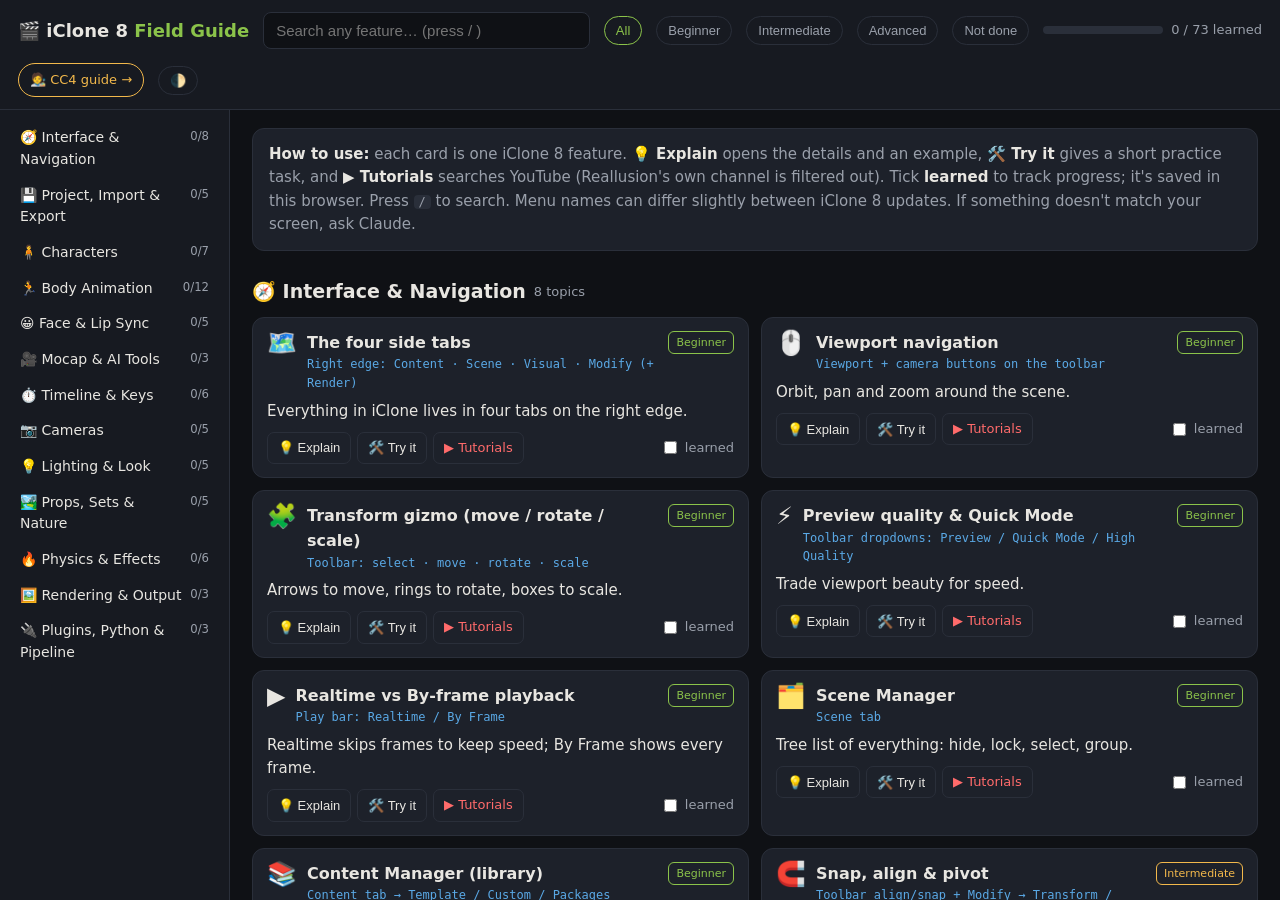
<file: index.html>
<!DOCTYPE html>
<html lang="en">
<head>
<meta charset="utf-8">
<meta name="viewport" content="width=device-width, initial-scale=1">
<title>iClone 8 Field Guide</title>
<link rel="stylesheet" href="assets/guide.css">
</head>

<body>
<header>
  <h1>🎬 iClone 8 <span>Field Guide</span></h1>
  <input id="search" placeholder="Search any feature… (press / )" autocomplete="off">
  <button class="chip on" data-f="all">All</button>
  <button class="chip" data-f="Beginner">Beginner</button>
  <button class="chip" data-f="Intermediate">Intermediate</button>
  <button class="chip" data-f="Advanced">Advanced</button>
  <button class="chip" data-f="todo">Not done</button>
  <div class="progress"><div class="bar"><i id="barfill"></i></div><span id="ptext"></span></div>
  <a class="switch" href="cc4.html">🧑‍🎨 CC4 guide →</a>
  <button class="chip" id="theme" title="Light / dark">🌓</button>
</header>
<main>
  <nav id="nav"></nav>
  <section id="content"></section>
</main>

<script>

/* Each entry: cat, icon, title, where, level, short, more, ex, try[], yt(search words)
   Menu names can differ a little between iClone 8.x updates. */
const GUIDE = {product:"iClone 8", key:"ic8guide", cats:[
 ["start","🧭","Interface & Navigation"],
 ["project","💾","Project, Import & Export"],
 ["char","🧍","Characters"],
 ["body","🏃","Body Animation"],
 ["face","😀","Face & Lip Sync"],
 ["mocap","🎥","Mocap & AI Tools"],
 ["time","⏱️","Timeline & Keys"],
 ["cam","📷","Cameras"],
 ["light","💡","Lighting & Look"],
 ["scene","🏞️","Props, Sets & Nature"],
 ["fx","🔥","Physics & Effects"],
 ["render","🖼️","Rendering & Output"],
 ["pipe","🔌","Plugins, Python & Pipeline"]
],
items:[
/* ---------------- Interface ---------------- */
{cat:"start",icon:"🗺️",title:"The four side tabs",where:"Right edge: Content · Scene · Visual · Modify (+ Render)",level:"Beginner",
 short:"Everything in iClone lives in four tabs on the right edge.",
 more:"<b>Content</b> = the library (drag things in). <b>Scene</b> = list of everything in your scene. <b>Visual</b> = lights, sky, post effects. <b>Modify</b> = settings of whatever is selected. <b>Render</b> = output video/images.",
 ex:"Think of a kitchen: Content is the fridge, Scene is the counter, Modify is the knife you're using right now, Visual is the kitchen lighting.",
 try:["Click each tab once and read its header.","Select the floor, then open Modify – notice the panel changes.","Select a light – Modify changes again."],
 yt:"iClone 8 interface beginner overview"},
{cat:"start",icon:"🖱️",title:"Viewport navigation",where:"Viewport + camera buttons on the toolbar",level:"Beginner",
 short:"Orbit, pan and zoom around the scene.",
 more:"Use the mouse (right / middle button drag and wheel) or the orbit / pan / zoom tool buttons. 'Pick target' style buttons frame the selected object. Navigating the viewport does NOT move the render camera unless you are looking through it.",
 ex:"Walk around Bappa like a sculptor walks around clay — the viewer's eye moves, the statue doesn't.",
 try:["Load any character.","Orbit around her, zoom into the face, pan to the feet.","Use the frame/zoom-to-selected button to snap back."],
 yt:"iClone 8 viewport navigation camera controls"},
{cat:"start",icon:"🧩",title:"Transform gizmo (move / rotate / scale)",where:"Toolbar: select · move · rotate · scale",level:"Beginner",
 short:"Arrows to move, rings to rotate, boxes to scale.",
 more:"Pick a tool, drag the coloured axis (X red, Y green, Z blue). Exact numbers go in Modify → Transform. Local vs world space toggle changes which way the arrows point.",
 ex:"Placing a modak plate exactly in Bappa's hand: move roughly with the gizmo, then type exact numbers in Modify.",
 try:["Add a box from Content → Props → 3D Blocks.","Move it 2 m up using Modify → Transform (200 cm).","Rotate it 45° on Z and scale it to 150%."],
 yt:"iClone 8 transform gizmo move rotate scale"},
{cat:"start",icon:"⚡",title:"Preview quality & Quick Mode",where:"Toolbar dropdowns: Preview / Quick Mode / High Quality",level:"Beginner",
 short:"Trade viewport beauty for speed.",
 more:"Quick/Preview modes simplify shading so playback stays smooth. Switch to High Quality to judge materials, hair and lighting. This doesn't change the final render settings.",
 ex:"Like drafting a drawing in pencil (fast) before inking (pretty).",
 try:["Play an animation in Quick Mode, note the smoothness.","Switch to High Quality and compare skin and shadows."],
 yt:"iClone 8 viewport quality settings performance"},
{cat:"start",icon:"▶️",title:"Realtime vs By-frame playback",where:"Play bar: Realtime / By Frame",level:"Beginner",
 short:"Realtime skips frames to keep speed; By Frame shows every frame.",
 more:"Realtime = true speed, may drop frames on heavy scenes (good for timing). By Frame = every frame, may play slow (good for checking physics, springs, fast action).",
 ex:"Checking a kick's timing → Realtime. Checking if the foot clips through the floor → By Frame.",
 try:["Play a scene in Realtime, then in By Frame, and compare."],
 yt:"iClone realtime vs by frame playback"},
{cat:"start",icon:"🗂️",title:"Scene Manager",where:"Scene tab",level:"Beginner",
 short:"Tree list of everything: hide, lock, select, group.",
 more:"Toggle visibility (eye), lock objects so you don't move them by accident, and select things that are hard to click (lights, small props). Groups keep big sets tidy.",
 ex:"Hiding Bappa's mouse vahana while you animate his hands, then bringing it back.",
 try:["Open Scene tab.","Hide the floor, then show it.","Lock the character and try to drag it in the viewport."],
 yt:"iClone 8 scene manager hide lock group"},
{cat:"start",icon:"📚",title:"Content Manager (library)",where:"Content tab → Template / Custom / Packages",level:"Beginner",
 short:"Your library: characters, motions, props, lights, sets.",
 more:"<b>Template</b> = built-in content. <b>Custom</b> = things you saved. Drag items onto the viewport or onto a character (motions, accessories). Right-click to add to Custom or open the folder.",
 ex:"Saving your finished Bappa as a custom character so every new project starts with one drag.",
 try:["Browse Content → Template → Motion.","Drag a motion onto a character.","Save something into Custom (right-click → Add to Custom)."],
 yt:"iClone 8 content manager custom template"},
{cat:"start",icon:"🧲",title:"Snap, align & pivot",where:"Toolbar align/snap + Modify → Transform / Pivot",level:"Intermediate",
 short:"Drop things on the ground and line them up neatly.",
 more:"'Drop to ground' puts an object on the floor. Align tools line up several props. Editing the pivot changes the point an object rotates around.",
 ex:"A door rotates from its hinge, not its centre — move the pivot to the hinge edge.",
 try:["Lift a prop in the air, then drop it to the ground.","Change a prop's pivot to one edge and rotate it."],
 yt:"iClone 8 pivot edit align snap"},

/* ---------------- Project ---------------- */
{cat:"project",icon:"📁",title:"Project settings (FPS & length)",where:"Project / Timeline settings",level:"Beginner",
 short:"Set frame rate and how long the scene is.",
 more:"iClone defaults to 60 fps. For your 2D paint-over plan, render at 24 fps and paint every 2nd frame. Set the end frame so the timeline isn't longer than your shot.",
 ex:"A 10-second shot at 24 fps = 240 frames.",
 try:["Check your project's fps.","Set the timeline end to 240 frames for a 10-second shot at 24 fps."],
 yt:"iClone 8 project settings fps timeline length"},
{cat:"project",icon:"💾",title:"Save, Save As, Merge",where:"File menu",level:"Beginner",
 short:".iProject saves the whole scene; Merge pulls another scene in.",
 more:"Save often (Ctrl+S) and keep numbered versions (shot01_v01, v02…). Merge Project adds a saved scene (set, lights) into the current one.",
 ex:"Build the temple set once, then merge it into every Bappa shot.",
 try:["Save as shot01_v01.","Make a change, save as shot01_v02.","Open a new project and merge v01 into it."],
 yt:"iClone 8 merge project save versions"},
{cat:"project",icon:"📥",title:"Import (FBX, OBJ, iAvatar, iProp)",where:"File → Import",level:"Intermediate",
 short:"Bring in models and animations from other software.",
 more:"FBX/OBJ for props and rigged models; FBX motions can become iClone motions. Non-Reallusion rigged characters need <b>Characterization</b> (mapping their bones to iClone's) before they animate correctly.",
 ex:"A Ganesha crown modelled in Blender → export FBX → import → attach to the head bone.",
 try:["Import any small OBJ/FBX prop.","Check its scale and fix it in Modify → Transform."],
 yt:"iClone 8 import fbx obj prop"},
{cat:"project",icon:"🧬",title:"Characterization (non-CC characters)",where:"Opens when importing a rigged FBX character",level:"Advanced",
 short:"Teach iClone which bone is the arm, leg, head…",
 more:"Map each bone of a foreign skeleton to iClone's standard (HumanIK) one. After that, all iClone motions work on it. Extra bones can become 'extended bones' (for springs).",
 ex:"A Mixamo or VRoid character: map bones once, then any iClone dance works on it.",
 try:["Import a rigged FBX human (e.g. from Mixamo).","Follow the mapping steps.","Drag an iClone motion on it to test."],
 yt:"iClone 8 characterization fbx character mixamo"},
{cat:"project",icon:"📤",title:"Export FBX / USD",where:"File → Export",level:"Intermediate",
 short:"Send animated characters and scenes to Blender, Unreal, Maya.",
 more:"Export FBX with animation for other software (choose target presets like Blender/Unreal). USD is for Omniverse-style pipelines. For cloth sim in Blender: export the animated body, simulate there.",
 ex:"Animate Bappa's dance in iClone → export FBX → Blender for dhoti cloth simulation.",
 try:["Export a 5-second animated character as FBX with a Blender preset.","Open it in Blender and press play."],
 yt:"iClone 8 export fbx to blender animation"},

/* ---------------- Characters ---------------- */
{cat:"char",icon:"🔁",title:"CC4 ↔ iClone round trip",where:"CC4: Send Character to iClone · iClone: Edit in Character Creator",level:"Beginner",
 short:"Build in CC4, animate in iClone, go back to fix things.",
 more:"Changes made in CC4 (morphs, clothes, springs) are sent back to replace the character in iClone, keeping its animation.",
 ex:"Bappa's belly too big for a pose? Edit in CC4, send back — the dance stays.",
 try:["Select a character in iClone → open it in CC4.","Change a body morph slightly.","Send it back and confirm the animation is kept."],
 yt:"character creator 4 send to iclone 8 workflow"},
{cat:"char",icon:"🎚️",title:"Modify → Attribute",where:"Modify panel → first tab",level:"Beginner",
 short:"Name, transform, visibility, shadows for the selected object.",
 more:"Rename objects (makes Scene Manager readable), set exact position, cast/receive shadow toggles, and per-object settings.",
 ex:"Name things clearly: 'Bappa', 'Mouse_Vahana', 'Temple_Floor'.",
 try:["Rename your character.","Turn off 'cast shadow' on it and see the difference."],
 yt:"iClone 8 modify panel attribute"},
{cat:"char",icon:"🎨",title:"Materials & textures",where:"Modify → Material tab (checker icon)",level:"Intermediate",
 short:"Change colour, textures, shine, skin shaders.",
 more:"Pick a mesh/material, then edit Diffuse (colour), Normal (bumps), Roughness (shine), Opacity, Emission (glow). Digital Human shaders handle skin, eyes, hair, teeth.",
 ex:"Give Bappa's crown a golden metallic look and a soft glow on the jewels.",
 try:["Select a prop, open Material.","Change its diffuse colour.","Raise Metallic and lower Roughness for a gold look."],
 yt:"iClone 8 material editing pbr tutorial"},
{cat:"char",icon:"🧷",title:"Attach props to a character",where:"Modify → Attribute → Attach (Link)",level:"Beginner",
 short:"Make a prop follow a hand, head, or any bone.",
 more:"Attach (link) a prop to a bone; it follows that bone's animation. Detach at a frame to drop it.",
 ex:"Modak in Bappa's right hand, axe in the left — both follow the arms.",
 try:["Add a ball prop.","Attach it to the character's right hand.","Play a motion — the ball moves with the hand."],
 yt:"iClone 8 attach prop to hand"},
{cat:"char",icon:"🌀",title:"Spring (secondary bounce)",where:"Modify → Spring section",level:"Intermediate",
 short:"Automatic bounce for hair, ears, tails, accessories.",
 more:"Springs are set up in CC4 (Edit Spring); in iClone you switch them On/Off and tune Mass, Strength, Bounciness. If springs don't work on body bones, use the Jiggle Baker plugin in this project.",
 ex:"Bappa's ear flaps and trunk swinging after he turns his head.",
 try:["Select a character with spring hair or accessories.","Turn spring On, play a jump motion, then change Bounciness."],
 yt:"iClone 8 spring bones hair accessories"},
{cat:"char",icon:"🦴",title:"HumanIK settings",where:"Modify panel → HumanIK Settings",level:"Advanced",
 short:"Fine-tune how motions fit your character's body.",
 more:"Hip offset and other body settings that are applied when a motion is retargeted. Useful when feet float or sink.",
 ex:"A heavy character whose feet sink into the floor → adjust the hip offset.",
 try:["Apply a walk.","Change Hip offset and watch the feet."],
 yt:"iClone 8 humanik settings hip offset"},
{cat:"char",icon:"🎭",title:"Persona (idle personality)",where:"Animation menu / character perform options",level:"Intermediate",
 short:"Default idle, talk and walk styles for a character.",
 more:"A persona bundles default motions so a character looks alive when not doing something specific (breathing idle, talking idle). Used by Motion Director too.",
 ex:"Calm, divine idle for Bappa; nervous fidgeting for a side character.",
 try:["Look up the Persona options for a character.","Switch personas and play an empty timeline."],
 yt:"iClone persona idle motion character"},

/* ---------------- Body animation ---------------- */
{cat:"body",icon:"🕺",title:"Apply motions from the library",where:"Content → Motion → drag onto character",level:"Beginner",
 short:"Drag a motion onto a character to animate it instantly.",
 more:"Each motion becomes a clip on the Motion track. Drop several in a row; iClone blends between them.",
 ex:"Walk in → stop → namaste → sit. Four clips, done in a minute.",
 try:["Drag a walk motion onto a character.","Drag an idle after it on the timeline.","Play and watch the blend."],
 yt:"iClone 8 apply motion library beginner"},
{cat:"body",icon:"✂️",title:"Motion clip editing",where:"Timeline → Motion track → right-click clip",level:"Beginner",
 short:"Trim, loop, speed up, break and blend clips.",
 more:"Drag clip ends to trim, hold a key while dragging to loop (or use the loop option), change speed, Break a clip in two, and adjust the transition between clips.",
 ex:"Make a 2-second clap last 10 seconds by looping it 5 times.",
 try:["Loop a short motion 3 times.","Make it 50% slower.","Break it in the middle and delete the second half."],
 yt:"iClone 8 motion clip loop speed break transition"},
{cat:"body",icon:"🦾",title:"Edit Motion Layer (FK / IK)",where:"Modify → Motion tab (running figure) → Edit Motion Layer",level:"Intermediate",
 short:"Pose any body part by hand, on top of existing motion.",
 more:"<b>FK</b> rotates one bone at a time (arms swinging, spine curls). <b>IK</b> drags hands/feet and the chain follows. Each change makes a key on the motion layer; the original clip stays untouched. Extra bones (breast, trunk, accessories) are not in the picker — they need a plugin.",
 ex:"The walk is fine but Bappa should raise his right hand in blessing — add a layer key on the arm.",
 try:["Apply any motion.","Open Edit Motion Layer, choose FK.","At frame 30 raise the right arm; at frame 60 lower it. Play."],
 yt:"iClone 8 edit motion layer fk ik tutorial"},
{cat:"body",icon:"🎯",title:"Reach Target & Lock",where:"Edit Motion Layer panel",level:"Intermediate",
 short:"Glue hands or feet to an object or spot.",
 more:"Reach Target makes a hand/foot follow a prop. Lock pins it in place so the body can move while the hand stays.",
 ex:"Bappa's hand stays on his belly while he laughs and rocks.",
 try:["Put a prop near the character.","Use Reach Target to make the hand touch it over 1 second."],
 yt:"iClone 8 reach target lock hand"},
{cat:"body",icon:"👀",title:"Look At",where:"Animation / Modify → Look At",level:"Beginner",
 short:"Head and eyes automatically follow a target.",
 more:"Pick a camera or object as target; the head and eyes track it. Great for eye contact with the audience.",
 ex:"Bappa's eyes follow the camera as it circles him — very powerful for devotional shots.",
 try:["Set Look At target to the camera.","Move the camera around and play."],
 yt:"iClone 8 look at camera eyes"},
{cat:"body",icon:"🧭",title:"Motion Director (game-style control)",where:"Toolbar MD icon / Modify → MD tab",level:"Intermediate",
 short:"Drive characters with keyboard/mouse like a game, and it records.",
 more:"WASD-style control, with walk/run/turn motions picked automatically. MD Props trigger actions (sit on bench, open door). Great for crowds and blocking.",
 ex:"Walk Bappa through the temple courtyard live, like playing a game, then refine.",
 try:["Enable Motion Director on a character.","Record a short walk around the scene with the keyboard."],
 yt:"iClone 8 motion director tutorial"},
{cat:"body",icon:"🛤️",title:"Motion Planning & paths",where:"Toolbar: MOTION PLANNING / Animation → Path",level:"Intermediate",
 short:"Draw a path, the character walks it.",
 more:"Create a path and let the character follow it with walk/run motions; foot timing is handled for you. Good for long walks without sliding feet.",
 ex:"A procession: draw a curvy path around the pandal, Bappa's devotees walk along it.",
 try:["Create a path on the floor.","Make a character follow it and play."],
 yt:"iClone 8 motion planning path walk"},
{cat:"body",icon:"🦶",title:"Motion correction (foot contact)",where:"Motion clip / Edit Motion Layer correction options",level:"Advanced",
 short:"Stop feet sliding and floating.",
 more:"Detects when feet should be planted and fixes sliding — especially after blending clips or using mocap.",
 ex:"After blending a walk into a stop, the left foot skates — correction pins it.",
 try:["Blend two motions so a foot slides.","Use the foot correction option and compare."],
 yt:"iClone 8 foot sliding fix motion correction"},
{cat:"body",icon:"📐",title:"Motion retargeting (fit motion to body)",where:"Right-click motion clip (retarget options)",level:"Advanced",
 short:"Widen arms/legs so motions fit heavy or stylised bodies.",
 more:"Offsets and angle tweaks for arms and legs over a whole clip. The first fix for hands going through a big belly.",
 ex:"Bappa's hands pass through his belly in a dance → push arms outward for the clip.",
 try:["Apply a motion to a heavy character.","Increase the arm offset until hands clear the body."],
 yt:"iClone motion retarget arm offset"},
{cat:"body",icon:"🧘",title:"AccuPOSE",where:"Toolbar: AccuPOSE",level:"Intermediate",
 short:"Smart posing: drag a few points, the body arranges itself naturally.",
 more:"An AI-assisted posing tool with pose libraries; adjust hands, feet and body with fewer clicks than pure FK/IK.",
 ex:"Quickly pose Bappa in a classic seated lalitasana pose.",
 try:["Open AccuPOSE on a character.","Pick a pose and adjust one hand."],
 yt:"iClone AccuPOSE tutorial"},
{cat:"body",icon:"🎈",title:"Motion Puppet",where:"Animation → Motion Puppet",level:"Intermediate",
 short:"Perform body motion with the mouse in real time.",
 more:"Choose a body-part preset (e.g. arms), move the mouse while recording — it creates animation. Good for organic, quick actions.",
 ex:"Make a side character wave excitedly by 'puppeting' the arm with the mouse.",
 try:["Open Motion Puppet.","Record 3 seconds of arm motion with the mouse."],
 yt:"iClone motion puppet mouse"},
{cat:"body",icon:"🖐️",title:"Hand gestures & finger poses",where:"Content → Hand poses / Hand Gesture plugin",level:"Intermediate",
 short:"Ready hand shapes and finger animation.",
 more:"Apply hand poses (fist, point, mudra-like shapes) and blend them. Fingers can also be keyed in Edit Motion Layer (FK).",
 ex:"Abhaya mudra (blessing hand) for Bappa: open palm, fingers up.",
 try:["Apply a hand pose to the right hand.","Key fingers closing into a fist over 10 frames."],
 yt:"iClone 8 hand gesture fingers animation"},

/* ---------------- Face ---------------- */
{cat:"face",icon:"🎙️",title:"Lip sync from audio",where:"Create Script / Animation → Lips (load audio or TTS)",level:"Beginner",
 short:"Load a voice file; the mouth moves automatically.",
 more:"Drop a WAV, iClone creates viseme (mouth-shape) keys. Text-to-speech can also generate a voice. Tweak strength and smoothing afterwards.",
 ex:"Record 'Ganpati Bappa Morya!' on your phone, load it, the character says it.",
 try:["Record a short line as WAV.","Load it as lip sync on a character.","Play and tweak strength."],
 yt:"iClone 8 lip sync audio tutorial"},
{cat:"face",icon:"🗣️",title:"AccuLips (text-aligned lip sync)",where:"Lip sync options (AccuLips)",level:"Intermediate",
 short:"More accurate lip sync by giving it the script text.",
 more:"You give the audio + the spoken text; it aligns words and visemes more precisely, and lets you edit words on the timeline.",
 ex:"Long dialogue scenes where every syllable matters.",
 try:["Load audio with AccuLips and paste the text.","Fix one word's timing on the timeline."],
 yt:"iClone 8 AccuLips tutorial"},
{cat:"face",icon:"😊",title:"Face Key (expressions)",where:"Modify → face tab / Animation → Face Key",level:"Beginner",
 short:"Sliders and click-drag areas for brows, eyes, mouth, cheeks.",
 more:"Pick a frame, set an expression with sliders or presets; it keys automatically. Layer expressions on top of lip sync.",
 ex:"A warm, gentle smile when Bappa blesses; a surprised brow raise when the modak plate appears.",
 try:["At frame 0 neutral, at frame 30 smile, at frame 60 surprised.","Play."],
 yt:"iClone 8 face key expression"},
{cat:"face",icon:"🕹️",title:"Face Puppet",where:"Animation → Face Puppet",level:"Intermediate",
 short:"Perform facial expressions live with the mouse.",
 more:"Choose expression regions, move the mouse while recording. Feels organic, faster than keying.",
 ex:"A sly, playful look while Bappa eyes the ladoos.",
 try:["Open Face Puppet.","Record 3 seconds of eye and brow motion."],
 yt:"iClone face puppet"},
{cat:"face",icon:"👁️",title:"Eye animation & blinks",where:"Face Key / Look At / face tab",level:"Beginner",
 short:"Eyes make or break a performance.",
 more:"Use Look At for direction, add blinks at natural moments (before a head turn, after a line), and small eye darts.",
 ex:"Blink just before Bappa turns to look at the devotee — it reads as thoughtful.",
 try:["Add two blinks in a 5-second shot.","Add one eye dart before a head turn."],
 yt:"iClone eye blink animation tips"},

/* ---------------- Mocap & AI ---------------- */
{cat:"mocap",icon:"📡",title:"Motion LIVE (live mocap hub)",where:"Plugins → Motion LIVE",level:"Advanced",
 short:"Connect mocap suits, gloves and face capture, and record live.",
 more:"One hub for supported devices (body suits, gloves, iPhone face). Assign each device to body parts and record directly to the timeline.",
 ex:"Act out Bappa's dance yourself with a mocap suit while an iPhone captures your face.",
 try:["Open Motion LIVE and see which devices are listed.","Read what each needs (you don't need hardware for this step)."],
 yt:"iClone Motion LIVE setup tutorial"},
{cat:"mocap",icon:"📱",title:"Face mocap (AccuFACE / iPhone)",where:"Motion LIVE → face devices",level:"Advanced",
 short:"Record facial animation from a webcam, video or iPhone.",
 more:"AccuFACE works from webcam or recorded video; Live Face uses an iPhone's depth camera. Clean up afterwards with Face Key.",
 ex:"Perform Bappa's dialogue in front of your webcam; your expressions drive his face.",
 try:["Check which face device options you have.","Record 5 seconds and clean one bad frame."],
 yt:"iClone AccuFACE webcam facial mocap"},
{cat:"mocap",icon:"🤖",title:"AI Studio tools",where:"Toolbar: AI STUDIO",level:"Intermediate",
 short:"Reallusion's AI helpers (video-to-motion, generation features).",
 more:"Features differ by version and may need credits/points (your toolbar shows 'Available Points'). Explore what's included in your build before relying on it.",
 ex:"Turn a phone video of a dance into a starting motion for Bappa.",
 try:["Open AI Studio and list the features available to you.","Check which ones cost points."],
 yt:"iClone AI Studio video to motion"},

/* ---------------- Timeline ---------------- */
{cat:"time",icon:"📏",title:"Timeline basics & tracks",where:"Timeline panel (bottom)",level:"Beginner",
 short:"Each object has tracks: Transform, Motion, Face, Spring, Sound…",
 more:"Use the track list button to show/hide tracks. Expand a track to see sub-tracks (each body part on the motion layer).",
 ex:"Expand Motion → Layer to see exactly which bones you've keyed.",
 try:["Open the track list and show the Spring and Face tracks.","Expand Motion and find the layer sub-tracks."],
 yt:"iClone 8 timeline tracks beginner"},
{cat:"time",icon:"🔑",title:"Keys: copy, move, delete",where:"Timeline → right-click keys",level:"Beginner",
 short:"Shift timing by dragging keys; copy poses to other frames.",
 more:"Select keys (drag a box), drag to retime, copy/paste to repeat a pose. Delete keys to remove changes.",
 ex:"The blessing hand is too early — drag its keys 12 frames later.",
 try:["Make 2 keys, drag them later by 10 frames.","Copy a pose key to the end of the shot."],
 yt:"iClone 8 keyframe copy paste move"},
{cat:"time",icon:"〰️",title:"Transition curves & Curve Editor",where:"Right-click key → transition / Plugins → Curve Editor",level:"Intermediate",
 short:"Control easing: slow-in, slow-out, snappy, bouncy.",
 more:"Change how motion moves between keys. The Curve Editor shows graphs per channel for detailed polish.",
 ex:"A punch: slow wind-up, very fast hit, slow settle — that's an ease curve.",
 try:["Animate a box moving 3 m.","Try linear vs ease-in-out and compare the feel."],
 yt:"iClone 8 curve editor easing"},
{cat:"time",icon:"🔊",title:"Sound track",where:"Timeline → Sound track",level:"Beginner",
 short:"Add music/voice to time animation to sound.",
 more:"Drop audio onto the project's sound track to animate to the beat or dialogue.",
 ex:"Time Bappa's dance steps to dhol beats.",
 try:["Add any music file.","Add a key exactly on a beat you can hear."],
 yt:"iClone add music audio timeline"},
{cat:"time",icon:"📦",title:"Collect Clip & Flatten",where:"Timeline: Collect Clip track · right-click motion → Flatten",level:"Intermediate",
 short:"Save a range as a reusable motion; merge layers into one clip.",
 more:"Collect Clip marks a range to save into your library. Flatten bakes motion-layer edits into the clip.",
 ex:"Save 'Bappa_Blessing' as a custom motion and reuse it in 10 scenes.",
 try:["Mark a 3-second range with Collect Clip.","Save it to Custom motions and apply it to another character."],
 yt:"iClone collect clip save motion"},
{cat:"time",icon:"👻",title:"Visible track & Switcher",where:"Timeline: Visible track / Project Switcher",level:"Intermediate",
 short:"Make things appear/disappear or swap at a frame.",
 more:"Key visibility off/on (a prop vanishes). The Switcher track swaps between cameras or versions over time.",
 ex:"A divine flash: a glowing prop appears exactly at frame 120.",
 try:["Hide a prop at frame 0, show it at frame 60."],
 yt:"iClone visible track key hide object"},

/* ---------------- Cameras ---------------- */
{cat:"cam",icon:"🎥",title:"Create & animate a camera",where:"Create → Camera / Camera from view",level:"Beginner",
 short:"Add a real camera and key its moves.",
 more:"Look through it, position it, key its transform over time. Keep the viewport camera for working, the real camera for shots.",
 ex:"Slow push-in from wide to Bappa's face over 5 seconds.",
 try:["Create a camera from the current view.","Key a wide shot at frame 0 and a close-up at frame 120."],
 yt:"iClone 8 camera animation tutorial"},
{cat:"cam",icon:"🔭",title:"Lens / focal length",where:"Select camera → Modify",level:"Beginner",
 short:"Wide lens exaggerates, long lens flattens.",
 more:"14–24 mm: dramatic, things near the lens look huge. 35–50 mm: natural. 85 mm+: flattering portraits, flattened depth.",
 ex:"The big-kick shot: 16 mm right next to the foot.",
 try:["Same shot at 18 mm, 50 mm and 100 mm — compare the face."],
 yt:"iClone camera focal length lens"},
{cat:"cam",icon:"🌫️",title:"Depth of field (DOF)",where:"Camera / Visual settings → DOF",level:"Intermediate",
 short:"Blur the background to focus attention.",
 more:"Set focus distance on the subject and adjust blur range. Animate focus to shift attention (rack focus).",
 ex:"Focus shifts from the diya flame to Bappa's face.",
 try:["Turn on DOF, focus on the character.","Animate focus to a foreground prop."],
 yt:"iClone 8 depth of field camera"},
{cat:"cam",icon:"🎬",title:"Camera switching (multi-cam)",where:"Timeline → camera switch track",level:"Intermediate",
 short:"Cut between several cameras inside one render.",
 more:"Place 2–4 cameras, then set which one is active at each frame — like live editing.",
 ex:"Wide establishing shot → close-up → over-the-shoulder, all in one take.",
 try:["Make 2 cameras.","Switch from camera 1 to 2 at frame 72."],
 yt:"iClone camera switch multiple cameras"},
{cat:"cam",icon:"📌",title:"Camera Look At & follow",where:"Camera → Look At / Attach",level:"Intermediate",
 short:"Camera always aims at (or rides with) a target.",
 more:"Look At keeps the subject centred while the camera moves. Attaching a camera to a moving object gives tracking shots.",
 ex:"Orbit around Bappa while the camera never loses his face.",
 try:["Set camera Look At to the head.","Move the camera in a half circle and play."],
 yt:"iClone camera look at target orbit"},

/* ---------------- Lighting & look ---------------- */
{cat:"light",icon:"💡",title:"Light types",where:"Create → Light (Directional, Spot, Point)",level:"Beginner",
 short:"Sun-like, flashlight-like, and bulb-like lights.",
 more:"<b>Directional</b> = sunlight (parallel shadows). <b>Spot</b> = cone of light. <b>Point</b> = bulb in all directions. Use a key light, a soft fill and a rim light.",
 ex:"Three-point light on Bappa: warm key, soft fill, golden rim to separate him from the background.",
 try:["Delete all lights, add one spot as key light.","Add a weak fill and a rim behind the character."],
 yt:"iClone 8 three point lighting"},
{cat:"light",icon:"🌍",title:"IBL, sky & atmosphere",where:"Visual tab → IBL / Sky / Atmosphere",level:"Intermediate",
 short:"Image-based light and skies for natural ambient lighting.",
 more:"IBL lights the scene from an HDR image (soft, realistic). Sky and atmosphere presets set mood fast.",
 ex:"Sunset HDR for a golden-hour aarti scene.",
 try:["Load an HDR/IBL preset.","Rotate it and watch the lighting direction change."],
 yt:"iClone 8 IBL HDR sky lighting"},
{cat:"light",icon:"✨",title:"Global Illumination (GI)",where:"Visual tab → GI",level:"Advanced",
 short:"Light bounces off surfaces for realism.",
 more:"Coloured walls tint nearby objects, rooms feel lit naturally. Costs performance; enable for final looks.",
 ex:"Light bouncing off a saffron wall warms Bappa's face.",
 try:["Toggle GI on/off in an indoor scene and compare."],
 yt:"iClone 8 global illumination GI"},
{cat:"light",icon:"🎛️",title:"Post effects",where:"Visual tab → Post Effect",level:"Intermediate",
 short:"Bloom, ambient occlusion, colour grading, LUTs, vignette.",
 more:"Bloom makes bright things glow, AO adds contact shadows, colour grading/LUT sets the mood, vignette focuses the eye.",
 ex:"Divine glow: bloom on the halo, warm grade, soft vignette.",
 try:["Turn on bloom and an emissive prop.","Apply a warm colour grade."],
 yt:"iClone 8 post effects bloom color grading"},
{cat:"light",icon:"🖍️",title:"Toon / NPR look",where:"Visual / render toon shader options",level:"Intermediate",
 short:"Cartoon shading with outlines — perfect for 2D paint-over.",
 more:"Flat colour bands and outlines make clean reference frames for tracing and painting.",
 ex:"Render the shot in toon style, then paint over it in Krita or Procreate.",
 try:["Switch the scene to a toon look.","Render 1 frame and compare with normal shading."],
 yt:"iClone toon shader outline render"},

/* ---------------- Props & sets ---------------- */
{cat:"scene",icon:"📦",title:"Props & 3D Blocks",where:"Content → Props (incl. 3D Blocks)",level:"Beginner",
 short:"Ready objects and basic shapes to build sets.",
 more:"Cylinders, boxes, spheres, arches — block out sets fast. The Shape Builder plugin in this project builds whole structures from them.",
 ex:"Block out a pandal with cylinders and boxes before detailed modelling.",
 try:["Build a simple temple from 5 primitives.","Or run Shape Builder → Build Mansion."],
 yt:"iClone 8 3D blocks props build set"},
{cat:"scene",icon:"🏔️",title:"Terrain",where:"Content → Terrain / Nature Terrain Generator",level:"Intermediate",
 short:"Hills, ground and landscapes.",
 more:"Load terrains or generate them; paint textures; scale for big outdoor scenes.",
 ex:"Hills around a riverbank for Ganesh visarjan.",
 try:["Load a terrain and walk a character on it."],
 yt:"iClone 8 terrain tutorial"},
{cat:"scene",icon:"🌳",title:"Trees & plants",where:"Content → Tree / Props nature",level:"Beginner",
 short:"Natural trees that can sway in the wind.",
 more:"Native trees (.iTree) support wind; scatter variations for forests. Use fewer, bigger trees in the foreground for performance.",
 ex:"A banyan tree shading Bappa's shrine.",
 try:["Add 3 different trees.","Turn up wind and play."],
 yt:"iClone 8 trees wind nature scene"},
{cat:"scene",icon:"🌊",title:"Water & sky",where:"Content / Visual → Water, Sky",level:"Intermediate",
 short:"Lakes, sea and sky domes.",
 more:"Water planes with waves and reflections; sky domes for backgrounds.",
 ex:"Visarjan scene: river water with sunset sky.",
 try:["Add a water plane, adjust waves.","Change the sky preset."],
 yt:"iClone 8 water sky scene"},
{cat:"scene",icon:"🔄",title:"Morph props (Morph Animator)",where:"Animation → Morph Animator",level:"Advanced",
 short:"Animate shape changes on props that have morph targets.",
 more:"Props with blend shapes (e.g. Bouncing Ball in Morph Props) can be keyed between shapes over time.",
 ex:"A lotus that opens its petals when Bappa appears.",
 try:["Load Props → Morph Props → Bouncing Ball.","Open Morph Animator and key a shape."],
 yt:"iClone morph animator prop"},

/* ---------------- Physics & FX ---------------- */
{cat:"fx",icon:"🧱",title:"Rigid body physics",where:"Modify → Physics tab (atom icon)",level:"Intermediate",
 short:"Objects fall, bounce and collide.",
 more:"Set an object as rigid body (dynamic or static), choose a collision shape, press play. Check in By Frame playback.",
 ex:"Modaks tumbling off a plate when the mouse bumps it.",
 try:["Add a box above the floor, enable rigid body.","Play — it falls and bounces."],
 yt:"iClone 8 rigid body physics"},
{cat:"fx",icon:"👗",title:"Soft cloth",where:"Modify → Physics → soft cloth + weight map",level:"Advanced",
 short:"Clothes and fabric that flow.",
 more:"Paint a weight map (black = follow body, white = free). Collides only with simple capsule shapes; for exact body collision use Blender.",
 ex:"Bappa's dupatta flowing in the wind; tight dhoti waist stays pinned.",
 try:["Enable cloth on a skirt or cape.","Paint the waist black and play a walk."],
 yt:"iClone 8 soft cloth weight map"},
{cat:"fx",icon:"🛡️",title:"Collision shapes",where:"CC4 → Modify → Physics → Edit Collision Shape",level:"Advanced",
 short:"Capsules/spheres on bones that cloth bumps into.",
 more:"Add more and smaller shapes along curved areas (belly, chest, thighs) for a better fit. Save the setup to reuse.",
 ex:"A sphere on Bappa's belly so the dhoti doesn't sink into it.",
 try:["Open Edit Collision Shape in CC4.","Add a sphere on the belly and resize it to sit just inside the skin."],
 yt:"character creator 4 edit collision shape"},
{cat:"fx",icon:"🔗",title:"Constraints",where:"Physics → constraints",level:"Advanced",
 short:"Hinges, chains and joints between physics objects.",
 more:"Connect rigid bodies with hinges or point joints for swinging, dangling and chained motion.",
 ex:"A temple bell swinging on its hinge when struck.",
 try:["Hang a box on a hinge constraint.","Push it and watch it swing."],
 yt:"iClone physics constraint hinge"},
{cat:"fx",icon:"🔥",title:"Particles",where:"Create / Content → Particle",level:"Intermediate",
 short:"Fire, smoke, sparks, rain, petals.",
 more:"Load particle emitters and tune rate, size, colour, lifetime. Attach to objects to move them.",
 ex:"Flower petals raining on Bappa; diya flames flickering.",
 try:["Add a fire particle to a diya prop.","Add falling petals and slow them down."],
 yt:"iClone 8 particles fire smoke petals"},
{cat:"fx",icon:"🌬️",title:"Wind & gravity",where:"Physics settings / Visual",level:"Intermediate",
 short:"Global forces for cloth, trees and particles.",
 more:"Wind direction/strength affects cloth, trees and particles. Gravity and simulation settings live in project physics settings.",
 ex:"A gust as Bappa appears: trees bend, clothes flutter, petals swirl.",
 try:["Increase wind strength and watch cloth and trees."],
 yt:"iClone wind force cloth trees"},

/* ---------------- Render ---------------- */
{cat:"render",icon:"🎞️",title:"Render video or image sequence",where:"Render tab / Render menu",level:"Beginner",
 short:"Export MP4 or numbered PNG frames.",
 more:"For paint-over, render a PNG <b>image sequence</b> (easy to import frame by frame into Krita/Procreate). Pick the active camera, size and frame range.",
 ex:"Shot01 at 1920×1080, 24 fps, PNG frames 0–240.",
 try:["Render 2 seconds as an image sequence.","Open the folder and check the numbered frames."],
 yt:"iClone 8 render image sequence png"},
{cat:"render",icon:"🎚️",title:"Render settings & quality",where:"Render panel → quality / anti-aliasing",level:"Intermediate",
 short:"Resolution, super-sampling, motion blur, alpha.",
 more:"Higher anti-aliasing = smoother edges, slower. Motion blur for live-action feel (turn OFF for paint-over references). Alpha channel for transparent backgrounds.",
 ex:"Render Bappa on transparent background to composite him over a painted sky.",
 try:["Render one frame with alpha.","Compare low vs high anti-aliasing."],
 yt:"iClone 8 render settings alpha motion blur"},
{cat:"render",icon:"🖌️",title:"Render passes for 2D paint-over",where:"Render options (toon, outline, depth where available)",level:"Advanced",
 short:"Separate passes make tracing and painting easier.",
 more:"A flat/toon pass for shapes, an outline pass for lines, and depth for atmosphere. Render at 24 fps, paint on 2s (every 2nd frame), use 1s for fast action.",
 ex:"Kick shot: ones during the kick, twos everywhere else.",
 try:["Render the same 2 seconds as normal and as toon.","Paint over 3 frames to test the workflow."],
 yt:"3D to 2D paint over workflow animation"},

/* ---------------- Pipeline ---------------- */
{cat:"pipe",icon:"🐍",title:"Python scripts & plugins",where:"Script → Load Python · Plugins menu",level:"Advanced",
 short:"Automate iClone and add your own tools.",
 more:"This project already has: <b>Jiggle Baker</b> (breast/chain bounce as keys) and <b>Shape Builder</b> (structures from primitives). Load them with Script → Load Python.",
 ex:"Click once → whole mansion built from cylinders and domes.",
 try:["Load iclone_jiggle_baker/main.py and click Check API.","Load iclone_shape_builder/main.py and build the mansion."],
 yt:"iClone python script plugin tutorial"},
{cat:"pipe",icon:"🟦",title:"To Blender (CC Blender Tools)",where:"Export FBX + free CC/iC Blender Tools add-on",level:"Advanced",
 short:"Send characters and animation to Blender with materials set up.",
 more:"The community add-on imports CC/iClone exports with proper materials and supports physics/spring workflows. Use Blender for cloth, mesh collisions and final renders.",
 ex:"Simulate Bappa's silk dhoti in Blender with true body collision.",
 try:["Install CC Blender Tools in Blender.","Import an exported iClone character."],
 yt:"CC Blender Tools iClone import"},
{cat:"pipe",icon:"🟪",title:"To Unreal (Live Link / Auto Setup)",where:"Plugins → Unreal Live Link",level:"Advanced",
 short:"Animate in iClone, see it live in Unreal.",
 more:"Live Link streams characters, lights and cameras to Unreal Engine for real-time cinematic rendering.",
 ex:"Animate in iClone; Unreal renders a lush temple environment in real time.",
 try:["Read the Live Link requirements for your Unreal version."],
 yt:"iClone unreal live link tutorial"}
]};
</script>
<script src="assets/guide.js"></script>
</body>
</html>
</file>
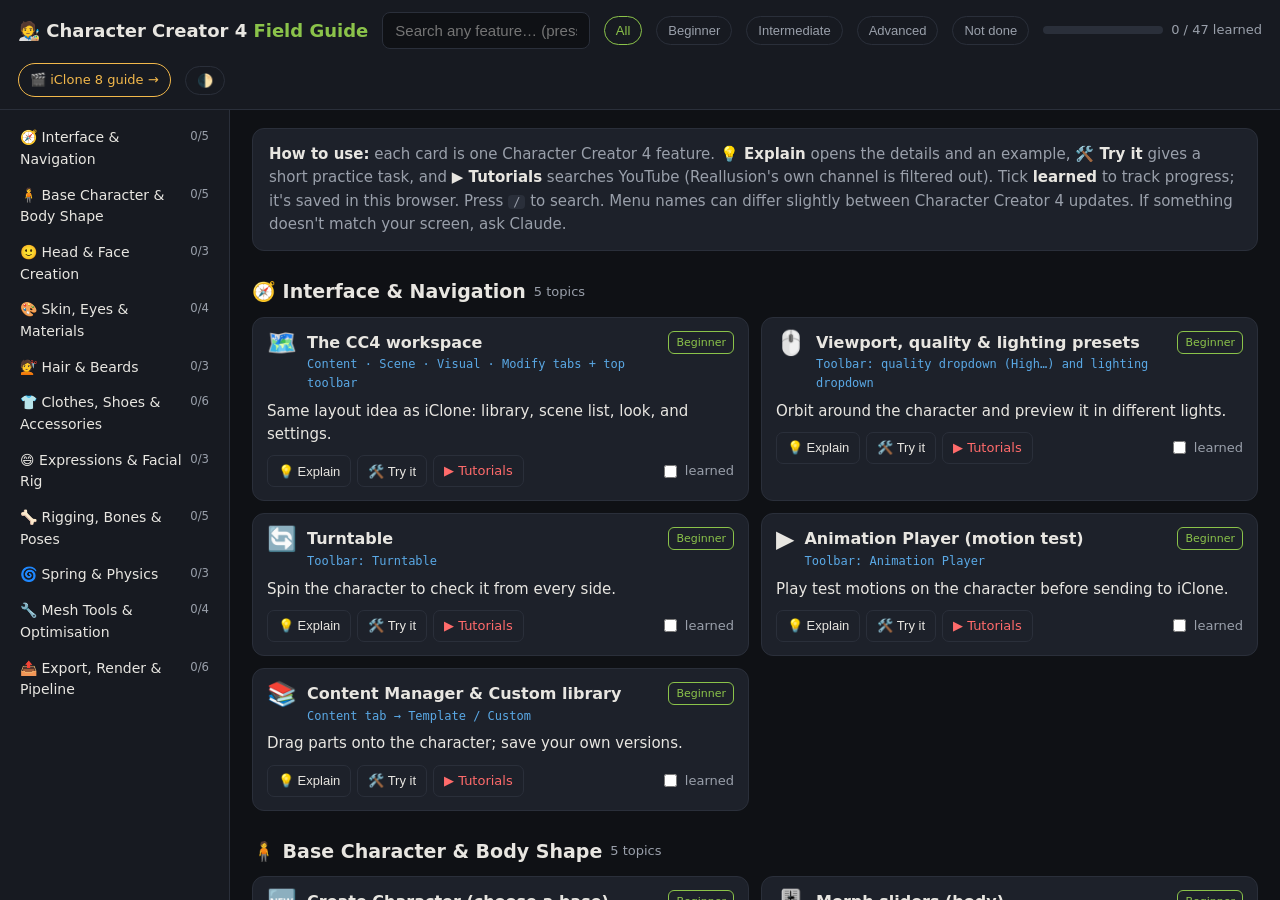
<file: cc4.html>
<!DOCTYPE html>
<html lang="en">
<head>
<meta charset="utf-8">
<meta name="viewport" content="width=device-width, initial-scale=1">
<title>Character Creator 4 Field Guide</title>
<link rel="stylesheet" href="assets/guide.css">
</head>
<body>
<header>
  <h1>🧑‍🎨 Character Creator 4 <span>Field Guide</span></h1>
  <input id="search" placeholder="Search any feature… (press / )" autocomplete="off">
  <button class="chip on" data-f="all">All</button>
  <button class="chip" data-f="Beginner">Beginner</button>
  <button class="chip" data-f="Intermediate">Intermediate</button>
  <button class="chip" data-f="Advanced">Advanced</button>
  <button class="chip" data-f="todo">Not done</button>
  <div class="progress"><div class="bar"><i id="barfill"></i></div><span id="ptext"></span></div>
  <a class="switch" href="index.html">🎬 iClone 8 guide →</a>
  <button class="chip" id="theme" title="Light / dark">🌓</button>
</header>
<main>
  <nav id="nav"></nav>
  <section id="content"></section>
</main>
<script>
/* Each entry: cat, icon, title, where, level, short, more, ex, try[], yt(search words)
   Menu names can differ a little between CC4 updates. */
const GUIDE = {product:"Character Creator 4", key:"cc4guide", cats:[
 ["start","🧭","Interface & Navigation"],
 ["base","🧍","Base Character & Body Shape"],
 ["head","🙂","Head & Face Creation"],
 ["skin","🎨","Skin, Eyes & Materials"],
 ["hair","💇","Hair & Beards"],
 ["cloth","👕","Clothes, Shoes & Accessories"],
 ["expr","😄","Expressions & Facial Rig"],
 ["rig","🦴","Rigging, Bones & Poses"],
 ["phys","🌀","Spring & Physics"],
 ["mesh","🔧","Mesh Tools & Optimisation"],
 ["out","📤","Export, Render & Pipeline"]
],
items:[
/* ---------------- Interface ---------------- */
{cat:"start",icon:"🗺️",title:"The CC4 workspace",where:"Content · Scene · Visual · Modify tabs + top toolbar",level:"Beginner",
 short:"Same layout idea as iClone: library, scene list, look, and settings.",
 more:"<b>Content</b> = library (bodies, clothes, hair, skins). <b>Scene</b> = list of what's on the character. <b>Visual</b> = lighting/look of the preview. <b>Modify</b> = settings of the selected part (body, cloth, hair…). Toolbar buttons open Animation Player, Turntable and Create Character.",
 ex:"Building Bappa: Content gives you clothes and jewellery, Modify reshapes his belly and trunk.",
 try:["Click each tab once.","Select the body, then a piece of clothing, and watch Modify change."],
 yt:"Character Creator 4 interface beginner overview"},
{cat:"start",icon:"🖱️",title:"Viewport, quality & lighting presets",where:"Toolbar: quality dropdown (High…) and lighting dropdown",level:"Beginner",
 short:"Orbit around the character and preview it in different lights.",
 more:"Higher viewport quality shows skin and hair properly. Switch lighting presets to check the character in warm, cold or harsh light before sending to iClone.",
 ex:"Check Bappa's skin colour under warm temple light and cool moonlight.",
 try:["Orbit and zoom to the face.","Switch the viewport quality to High.","Try three lighting presets."],
 yt:"Character Creator 4 viewport lighting quality"},
{cat:"start",icon:"🔄",title:"Turntable",where:"Toolbar: Turntable",level:"Beginner",
 short:"Spin the character to check it from every side.",
 more:"Rotates the character slowly so you can spot problems (clothing poking through, odd proportions) without moving the camera.",
 ex:"Spot the dhoti clipping at the back that you never saw from the front.",
 try:["Start Turntable and watch one full turn.","Note any part that looks wrong."],
 yt:"Character Creator 4 turntable"},
{cat:"start",icon:"▶️",title:"Animation Player (motion test)",where:"Toolbar: Animation Player",level:"Beginner",
 short:"Play test motions on the character before sending to iClone.",
 more:"Load idle, walk or dance motions to test how clothes, morphs and springs behave in motion. Problems are much cheaper to fix here.",
 ex:"Play a dance to see whether Bappa's belly morph breaks during a big hip move.",
 try:["Open Animation Player and play a walk.","Load a more extreme motion (jump/dance) and watch the clothes."],
 yt:"Character Creator 4 animation player test motion"},
{cat:"start",icon:"📚",title:"Content Manager & Custom library",where:"Content tab → Template / Custom",level:"Beginner",
 short:"Drag parts onto the character; save your own versions.",
 more:"Template = built-in parts. Custom = your saved characters, clothes, skins and presets. Right-click → Add to Custom to reuse anything.",
 ex:"Save 'Bappa_Base' so every new Ganesha variant starts from it.",
 try:["Drag a clothing item onto the character.","Save the character into Custom."],
 yt:"Character Creator 4 content manager custom"},

/* ---------------- Base & body ---------------- */
{cat:"base",icon:"🆕",title:"Create Character (choose a base)",where:"Toolbar: Create Character / File → New",level:"Beginner",
 short:"Start from a base body: male, female, neutral, stylised.",
 more:"All shaping starts from a base model. Picking the closest base (realistic vs stylised, body type) saves lots of morph work later.",
 ex:"A rounded, stylised base is a better start for Bappa than a slim realistic one.",
 try:["Start a new character.","Compare two different bases side by side (save one, load the other)."],
 yt:"Character Creator 4 create new character base"},
{cat:"base",icon:"🎚️",title:"Morph sliders (body)",where:"Modify → Morph → Body",level:"Beginner",
 short:"Sliders for height, weight, muscles, belly, limbs.",
 more:"Combine many sliders for any body type. Search the slider list by name. Small changes add up — check in Turntable often.",
 ex:"Bappa: more belly, rounder shoulders, shorter legs, chubbier arms.",
 try:["Search for a belly or weight slider and push it.","Shorten the legs a little.","Save the result as a preset."],
 yt:"Character Creator 4 body morph sliders"},
{cat:"base",icon:"📏",title:"Proportions & body scale",where:"Modify → Morph (proportion / bone scale sliders)",level:"Intermediate",
 short:"Change limb lengths and overall proportions, not just fat/muscle.",
 more:"Proportion sliders change bone lengths (long arms, short legs, big head). Stylised characters depend on these.",
 ex:"A bigger head-to-body ratio makes Bappa feel cute and childlike, like Bal Ganesha.",
 try:["Make the head 10% bigger.","Make arms longer, then reset them."],
 yt:"Character Creator 4 proportions stylized character"},
{cat:"base",icon:"🗿",title:"Morph presets & mixing",where:"Content → Morph presets / Modify → Morph",level:"Beginner",
 short:"Apply ready-made body/face shapes and blend them.",
 more:"Presets apply many sliders at once. Apply at partial strength to mix two looks.",
 ex:"50% 'heavy' body preset + 30% 'stylised' face preset as a start for Bappa.",
 try:["Apply a body preset.","Apply another at lower strength and compare."],
 yt:"Character Creator 4 morph presets"},
{cat:"base",icon:"🛠️",title:"Custom morphs (sculpt your own)",where:"Morph creation / GoZ (ZBrush) / OBJ import",level:"Advanced",
 short:"Sculpt a shape elsewhere, bring it back as a slider.",
 more:"Export the base mesh, sculpt in ZBrush/Blender, re-import it as a morph slider (GoZ makes this one click with ZBrush). Sliders can then be mixed and animated.",
 ex:"Sculpt Bappa's elephant head shape and make it a slider from 0–100%.",
 try:["Export the body mesh as OBJ.","Make a small change in Blender and re-import it as a morph."],
 yt:"Character Creator 4 create custom morph slider blender"},

/* ---------------- Head ---------------- */
{cat:"head",icon:"🙂",title:"Face morph sliders",where:"Modify → Morph → Head",level:"Beginner",
 short:"Shape nose, eyes, jaw, lips, ears, cheeks.",
 more:"Detailed sliders per region. Work from big shapes (skull, jaw) to small (nostril, lip corners).",
 ex:"Big friendly ears and soft, round cheeks for Bappa.",
 try:["Change the jaw width.","Make the ears bigger.","Adjust the eye size."],
 yt:"Character Creator 4 face morph sliders"},
{cat:"head",icon:"📸",title:"Headshot (photo to 3D head)",where:"Plugins → Headshot",level:"Intermediate",
 short:"Generate a head from a photo (or from a 3D head mesh).",
 more:"Photo mode builds a head and skin from a single front photo. Mesh mode fits the CC topology onto a head model you already have, keeping it riggable.",
 ex:"Turn a sculpted Ganesha head into a CC head that can talk and emote.",
 try:["Run Headshot with a clear front photo.","Compare the result with the photo and adjust sliders."],
 yt:"Headshot 2 character creator 4 tutorial"},
{cat:"head",icon:"🐘",title:"Non-human heads (creatures, Bappa)",where:"Custom morphs + accessories + Headshot mesh mode",level:"Advanced",
 short:"Combine morphs and rigged accessories for heads that aren't human.",
 more:"Big shape changes go into custom morphs; parts that must move separately (a trunk) work best as a rigged accessory attached to the head bone, with spring bones for secondary motion.",
 ex:"Elephant head shape as a morph + trunk as an accessory with 6–8 bones and springs.",
 try:["Plan which parts are morph vs accessory.","Test one small accessory attached to the head bone."],
 yt:"Character Creator 4 creature head stylized character"},

/* ---------------- Skin & materials ---------------- */
{cat:"skin",icon:"🧴",title:"SkinGen (skin layers)",where:"Modify → SkinGen / Appearance editor",level:"Intermediate",
 short:"Layer skin tone, pores, blemishes, tattoos, makeup.",
 more:"Non-destructive layers: base skin, micro detail, colour zones, decals, makeup. Each layer has strength and mask.",
 ex:"Bappa's sandal-paste tilak and vermilion as makeup/decal layers on the forehead.",
 try:["Change the base skin tone.","Add a makeup or decal layer and lower its strength."],
 yt:"Character Creator 4 SkinGen tutorial"},
{cat:"skin",icon:"🎨",title:"Materials (PBR) & textures",where:"Modify → Material tab",level:"Intermediate",
 short:"Colour, roughness, metallic, normal, opacity, glow.",
 more:"Pick a material and edit its channels or load textures. Digital Human shaders have special settings for skin (subsurface), eyes, teeth, hair.",
 ex:"Gold crown: high metallic, low roughness. Jewels: a little emission.",
 try:["Select a clothing material and change its colour.","Make a piece of jewellery shiny gold."],
 yt:"Character Creator 4 material editing pbr"},
{cat:"skin",icon:"👁️",title:"Eyes, teeth & tongue",where:"Modify → Material (eye/teeth shaders)",level:"Beginner",
 short:"Iris colour/size, sclera, eye wetness, teeth shade.",
 more:"Eyes carry emotion: iris size and a subtle wet highlight make characters feel alive. Teeth colour should be slightly off-white.",
 ex:"Warm brown eyes with a slightly larger iris for a gentle, kind look.",
 try:["Change the iris colour.","Adjust iris size slightly and compare the expression."],
 yt:"Character Creator 4 eye material iris"},
{cat:"skin",icon:"🖌️",title:"Substance Painter link",where:"Toolbar: Substance Painter",level:"Advanced",
 short:"Paint textures in Substance Painter and send them back.",
 more:"Sends the character to Substance Painter with materials set up; painted textures come back into CC4.",
 ex:"Hand-paint ornate patterns on Bappa's dhoti border.",
 try:["Check the Substance Painter link options (requires Substance Painter installed)."],
 yt:"Character Creator 4 substance painter pipeline"},

/* ---------------- Hair ---------------- */
{cat:"hair",icon:"💇",title:"Hair, brows & beards",where:"Content → Hair / Beard / Brow",level:"Beginner",
 short:"Drag on hair, adjust colour, length and style.",
 more:"Hair is a separate item with its own material (root/tip colour, highlights, specular). Brows and beards are separate too.",
 ex:"A side character with a neat grey beard and thick brows.",
 try:["Apply a hairstyle.","Change root and tip colours."],
 yt:"Character Creator 4 hair beard brow"},
{cat:"hair",icon:"✨",title:"Hair shader settings",where:"Modify → Material (hair)",level:"Intermediate",
 short:"Make hair look soft instead of plastic.",
 more:"Tune specular, strand variation, opacity and colour gradients. Check in good lighting.",
 ex:"Soft, slightly glossy black hair under temple lights.",
 try:["Lower specular slightly and compare.","Add colour variation."],
 yt:"Character Creator 4 hair material settings"},
{cat:"hair",icon:"🌬️",title:"Hair physics & springs",where:"Modify → Physics / Edit Spring (hair with bones)",level:"Advanced",
 short:"Hair that swings with motion.",
 more:"Hair with bones uses spring settings; mesh hair can use soft-cloth physics with a weight map (black roots, white tips).",
 ex:"A ponytail that whips when a dancer turns.",
 try:["Load spring-ready hair.","Play a turning motion in Animation Player."],
 yt:"Character Creator 4 hair physics spring"},

/* ---------------- Clothes ---------------- */
{cat:"cloth",icon:"👕",title:"Clothing & layers",where:"Content → Cloth / Modify → Attribute",level:"Beginner",
 short:"Drag clothes on; they fit the body automatically.",
 more:"Clothes conform to body morphs. Layer order (inner/outer) prevents clipping. Hide the body under clothes to avoid poke-through.",
 ex:"Silk dhoti + angavastram scarf layered on Bappa.",
 try:["Put on two layers (shirt + jacket).","Change the layer order and see the effect."],
 yt:"Character Creator 4 clothing layers conform"},
{cat:"cloth",icon:"🩹",title:"Fixing clipping (conform & hide body)",where:"Modify → cloth fitting / body hide options",level:"Intermediate",
 short:"Stop skin poking through clothes.",
 more:"Use conform/fit tools, adjust cloth offset, and hide body polygons under tight clothing. Check with extreme poses.",
 ex:"Belly poking through the dhoti during a dance — hide the hidden body area.",
 try:["Find a pose where skin pokes through.","Fix it by adjusting fit or hiding the body area."],
 yt:"Character Creator 4 fix clothing clipping"},
{cat:"cloth",icon:"⚖️",title:"Transfer skin weights",where:"Modify → Skin Weight → Transfer",level:"Advanced",
 short:"Make imported clothes bend with the body correctly.",
 more:"Copies the body's bone influence onto the cloth, so it follows bends, breathing and extra bones (like breast bones).",
 ex:"A third-party bra not moving with jiggle → transfer weights from the body.",
 try:["Select an imported clothing item.","Transfer skin weights and test with a motion."],
 yt:"Character Creator 4 transfer skin weight clothing"},
{cat:"cloth",icon:"👟",title:"Shoes & heels",where:"Content → Shoes / Modify",level:"Beginner",
 short:"Shoes that adjust the foot pose and height.",
 more:"Heel height settings bend the foot and lift the body so heels don't sink into the floor.",
 ex:"Raise a dancer's heels and check the ankle pose.",
 try:["Apply heels and adjust the heel height."],
 yt:"Character Creator 4 shoes heel height"},
{cat:"cloth",icon:"💍",title:"Accessories (attach to a bone)",where:"Content → Accessory / Create → Accessory",level:"Beginner",
 short:"Jewellery, crowns, weapons, props that follow a bone.",
 more:"Import an OBJ/FBX as an accessory and attach it to the right bone (head, hand, spine). Rigged accessories bring their own bones.",
 ex:"Crown on the head bone, axe in the left hand, trunk on the head with its own bones.",
 try:["Import a small model as an accessory.","Attach it to the head bone and play a motion."],
 yt:"Character Creator 4 create accessory attach bone"},
{cat:"cloth",icon:"🧵",title:"Create your own clothes",where:"Create → Cloth from imported mesh",level:"Advanced",
 short:"Turn a modelled garment into conforming CC clothing.",
 more:"Model in Blender/Marvelous Designer on the CC body, import, convert to cloth, transfer weights. Then it fits any body shape.",
 ex:"A custom pitambar (yellow silk) designed in Marvelous Designer for Bappa.",
 try:["Export the base body to Blender.","Model a simple tube skirt, import it as cloth."],
 yt:"Character Creator 4 create custom clothing blender"},

/* ---------------- Expressions ---------------- */
{cat:"expr",icon:"😄",title:"Facial expressions & profile",where:"Modify → Facial Profile / Expression editor",level:"Intermediate",
 short:"The set of expressions iClone uses to animate the face.",
 more:"A facial profile defines all expression shapes (smile, blink, brow raise, visemes). Choose a profile and adjust individual expressions that look wrong for your character.",
 ex:"Bappa's smile should push his cheeks up more because of his round face.",
 try:["Open the facial profile editor.","Preview the smile and adjust it slightly."],
 yt:"Character Creator 4 facial profile editor"},
{cat:"expr",icon:"🗣️",title:"Visemes (mouth shapes for speech)",where:"Facial profile → visemes",level:"Intermediate",
 short:"Mouth shapes that lip sync uses.",
 more:"If lip sync looks wrong in iClone, fix the viseme shapes here (e.g. 'O', 'F/V', 'M/B/P').",
 ex:"A stylised character's 'O' looks too small — enlarge that viseme.",
 try:["Preview the viseme list.","Adjust one viseme and test lip sync in iClone."],
 yt:"Character Creator 4 visemes lip sync shapes"},
{cat:"expr",icon:"〽️",title:"Dynamic wrinkles",where:"Modify → expression wrinkle settings",level:"Advanced",
 short:"Wrinkles appear when the face moves.",
 more:"Forehead lines when surprised, crow's feet when smiling. Adds realism to close-ups.",
 ex:"Laugh lines when Bappa laughs heartily.",
 try:["Enable wrinkles and test a smile and a surprised face."],
 yt:"Character Creator 4 dynamic wrinkles"},

/* ---------------- Rigging & poses ---------------- */
{cat:"rig",icon:"🧩",title:"AccuRIG (auto-rig any human mesh)",where:"Standalone AccuRIG / CC4 rigging tools",level:"Intermediate",
 short:"Rig a static humanoid model in minutes.",
 more:"Place markers on joints, it builds a skeleton and weights. The result works with CC4/iClone motions.",
 ex:"A 3D-scanned devotee statue that can now walk and dance.",
 try:["Rig any static human model with AccuRIG.","Apply a motion to test it."],
 yt:"AccuRIG auto rig tutorial"},
{cat:"rig",icon:"🦴",title:"Bone Manager",where:"Modify → Bone Manager (F3)",level:"Advanced",
 short:"See and manage all bones, including extra ones.",
 more:"Shows the full bone list (breast, twist, accessory bones), bone types and which bones are used. Starting point for springs and custom bones.",
 ex:"Find CC_Base_L_Breast or the trunk bones before setting springs.",
 try:["Open Bone Manager.","Search for 'Breast' or 'Head' bones."],
 yt:"Character Creator 4 bone manager"},
{cat:"rig",icon:"⚖️",title:"Skin weight editing",where:"Modify → Skin Weight",level:"Advanced",
 short:"Paint which bones move which parts of the mesh.",
 more:"Fix ugly bends (elbows, shoulders) or connect clothes to extra bones by painting weights.",
 ex:"Make the trunk bend smoothly by painting overlapping weights between trunk bones.",
 try:["Open skin weight editing on a cloth item.","Look at one bone's influence (don't save changes yet)."],
 yt:"Character Creator 4 skin weight paint"},
{cat:"rig",icon:"🧬",title:"Characterization (non-standard rigs)",where:"Import FBX → characterization / creature calibration",level:"Advanced",
 short:"Make imported rigged characters and creatures work with CC tools.",
 more:"Map the imported skeleton to CC's standard bones (humanoid) or calibrate creatures/props (Prop and Creature Calibration). Extra bones become extended bones.",
 ex:"A four-armed character: map the main arms, keep extra arms as extended bones.",
 try:["Import a rigged FBX character.","Go through the mapping and test a motion."],
 yt:"Character Creator 4 characterization creature calibration"},
{cat:"rig",icon:"🧘",title:"Poses & pose library",where:"Content → Pose / Animation Player",level:"Beginner",
 short:"Apply poses to check fit or make still images.",
 more:"Poses test clothes in extreme positions and are great for portrait renders.",
 ex:"Lalitasana seated pose for a devotional portrait.",
 try:["Apply a seated pose.","Check clothing in that pose."],
 yt:"Character Creator 4 pose library"},

/* ---------------- Spring & physics ---------------- */
{cat:"phys",icon:"🌀",title:"Edit Spring",where:"Modify → Spring → Edit Spring",level:"Intermediate",
 short:"Make bones bounce: hair, ears, tails, trunks.",
 more:"Select bones, tick Active, choose Rotate (swing) or Translate (stretch), set Hardness (soft at the root, harder at the tip). Group settings: Mass, Strength, Bounciness. Body-bone springs may not work in every build — test with Animation Player.",
 ex:"Trunk bones: soft at the base, firmer at the tip, so it whips naturally.",
 try:["Open Edit Spring on spring-ready hair.","Change Hardness and test with a jump in Animation Player."],
 yt:"Character Creator 4 edit spring bones"},
{cat:"phys",icon:"👗",title:"Soft cloth & weight maps",where:"Modify → Physics → Activate Physics / weight map",level:"Advanced",
 short:"Set up flowing cloth before sending to iClone.",
 more:"Black areas follow the body, white areas simulate. Tight clothes should be mostly black. Preview in Animation Player.",
 ex:"Dupatta ends white (flowing), the part on the shoulder black (pinned).",
 try:["Enable physics on a skirt.","Paint the waist black and test a walk."],
 yt:"Character Creator 4 soft cloth physics weight map"},
{cat:"phys",icon:"🛡️",title:"Collision shapes",where:"Modify → Physics → Edit Collision Shape",level:"Advanced",
 short:"Capsules and spheres on bones that cloth collides with.",
 more:"Add more, smaller shapes on curved parts (belly, chest, thighs) and size them just inside the skin. Save the setup to reuse.",
 ex:"A big sphere on Bappa's belly so the dhoti drapes over it.",
 try:["Open Edit Collision Shape.","Add a sphere on the belly and resize it."],
 yt:"Character Creator 4 edit collision shape cloth"},

/* ---------------- Mesh tools ---------------- */
{cat:"mesh",icon:"🔧",title:"Mesh editing tools",where:"Mesh menu",level:"Intermediate",
 short:"Hide, delete, merge and clean meshes.",
 more:"Delete hidden body polygons, merge pieces, fix normals. Fewer hidden polygons = fewer clipping problems and lighter files.",
 ex:"Remove body polygons hidden under Bappa's full-length dhoti.",
 try:["Look through the Mesh menu options.","Hide a body area under clothing."],
 yt:"Character Creator 4 mesh edit delete hidden mesh"},
{cat:"mesh",icon:"🔺",title:"Subdivision",where:"Modify / Preferences → subdivision level",level:"Beginner",
 short:"Smoother curves at the cost of speed.",
 more:"Higher subdivision = smoother silhouette. Match levels in CC4 and iClone (viewport and render) or shapes look different between them.",
 ex:"Breast and belly curves look faceted in iClone → raise subdivision there.",
 try:["Compare subdivision 0 and 1 on the face silhouette."],
 yt:"Character Creator 4 subdivision level"},
{cat:"mesh",icon:"📉",title:"InstaLOD (optimise)",where:"Toolbar: InstaLOD",level:"Advanced",
 short:"Reduce polygons and merge materials for games or crowds.",
 more:"Create lighter versions (LODs), remesh, merge textures into atlases. Useful for background crowds and real-time engines.",
 ex:"200 devotees in a crowd scene: use a light LOD version for the back rows.",
 try:["Run InstaLOD on a copy of a character.","Compare polygon counts."],
 yt:"Character Creator 4 InstaLOD optimize"},
{cat:"mesh",icon:"🧱",title:"GoZ (ZBrush round trip)",where:"Toolbar / File → GoZ",level:"Advanced",
 short:"Send to ZBrush, sculpt, send back as morphs.",
 more:"One-click transfer to ZBrush; sculpted changes return as morphs or base shape updates.",
 ex:"Sculpt Bappa's elephant forehead bumps in ZBrush.",
 try:["Check whether GoZ is available (needs ZBrush)."],
 yt:"Character Creator 4 GoZ ZBrush workflow"},

/* ---------------- Export ---------------- */
{cat:"out",icon:"🔁",title:"Send to iClone",where:"Toolbar / File → Send Character to iClone",level:"Beginner",
 short:"Move the finished character into iClone for animation.",
 more:"Also used to update a character already in iClone; the animation is kept when replacing.",
 ex:"Fix Bappa's belly in CC4 → send back → his dance is still there.",
 try:["Send a character to iClone.","Change something small in CC4 and send it again (replace)."],
 yt:"Character Creator 4 send to iClone"},
{cat:"out",icon:"💾",title:"Save formats (ccProject / ccAvatar)",where:"File → Save / Export",level:"Beginner",
 short:"Keep an editable project and reusable avatar files.",
 more:"Save the editable project for future changes; save to Custom content for drag-and-drop reuse. Keep numbered versions.",
 ex:"bappa_v01, v02… so you can go back if a morph experiment fails.",
 try:["Save the character twice as v01 and v02."],
 yt:"Character Creator 4 save project avatar"},
{cat:"out",icon:"📤",title:"Export FBX / OBJ / USD",where:"File → Export",level:"Intermediate",
 short:"Send characters to Blender, Unreal, Unity, Maya.",
 more:"Choose target presets (Blender, Unreal, Unity) so bones and materials are set up correctly. Include motions if needed.",
 ex:"Export to Blender for cloth simulation of the dhoti.",
 try:["Export an FBX with the Blender preset.","Import it into Blender."],
 yt:"Character Creator 4 export fbx blender unreal"},
{cat:"out",icon:"🟦",title:"Blender pipeline (CC Blender Tools)",where:"Free add-on for Blender",level:"Advanced",
 short:"Import CC4 characters into Blender with materials ready.",
 more:"Sets up skin, hair and eye shaders and supports physics/spring workflows, plus sending edits back to CC4 in many cases.",
 ex:"Rig Bappa's trunk in Blender and send it back as an accessory.",
 try:["Install CC Blender Tools.","Import a CC4 export into Blender."],
 yt:"CC Blender Tools character creator 4"},
{cat:"out",icon:"🖼️",title:"Render stills & portraits",where:"Render menu / Iray (if installed)",level:"Intermediate",
 short:"Render character portraits directly from CC4.",
 more:"Good for character sheets and references for 2D artists: front, side, back views in neutral light.",
 ex:"A Bappa model sheet (front/side/back) to guide your 2D paint-over.",
 try:["Render front, side and back views at the same size."],
 yt:"Character Creator 4 render character sheet"},
{cat:"out",icon:"🐍",title:"Python scripts",where:"Script menu",level:"Advanced",
 short:"Automate repetitive CC4 tasks.",
 more:"CC4 has a Python API similar to iClone's. Ask Claude for tools like batch exports or auto-setup for springs.",
 ex:"Batch-export 10 character variants with one click.",
 try:["Open the Script menu and find Load Python."],
 yt:"Character Creator 4 python script"}
]};
</script>
<script src="assets/guide.js"></script>
</body>
</html>
</file>
<file: assets/guide.css>
:root{
  --bg:#0f1115;--panel:#171a21;--card:#1d212a;--line:#2a2f3a;--text:#e8e6e1;--dim:#9aa0ab;
  --accent:#8bc34a;--accent2:#f2b84b;--blue:#5aa9e6;--done:#3d5a2a;
}
body.light{--bg:#f5f3ee;--panel:#ebe8e1;--card:#fff;--line:#d9d5cc;--text:#1f2228;--dim:#6b6f78;--done:#e3f0d6}
*{box-sizing:border-box}
html,body{margin:0;height:100%}
body{background:var(--bg);color:var(--text);font:15px/1.55 "Segoe UI",system-ui,sans-serif;display:flex;flex-direction:column}
header{display:flex;gap:14px;align-items:center;padding:12px 18px;background:var(--panel);border-bottom:1px solid var(--line);flex-wrap:wrap}
header h1{font-size:18px;margin:0;white-space:nowrap}
header h1 span{color:var(--accent)}
#search{flex:1;min-width:200px;padding:9px 12px;border-radius:8px;border:1px solid var(--line);background:var(--bg);color:var(--text);font-size:15px}
.chip{padding:6px 11px;border-radius:999px;border:1px solid var(--line);background:transparent;color:var(--dim);cursor:pointer;font-size:13px}
.chip.on{border-color:var(--accent);color:var(--accent)}
.progress{display:flex;align-items:center;gap:8px;font-size:13px;color:var(--dim);white-space:nowrap}
.bar{width:120px;height:8px;background:var(--line);border-radius:9px;overflow:hidden}
.bar i{display:block;height:100%;background:var(--accent);width:0;transition:width .3s}
main{flex:1;display:flex;min-height:0}
nav{width:230px;flex:none;overflow:auto;padding:10px;border-right:1px solid var(--line);background:var(--panel)}
nav a{display:flex;justify-content:space-between;gap:6px;padding:7px 10px;border-radius:7px;color:var(--text);text-decoration:none;font-size:14px;cursor:pointer}
nav a:hover,nav a.on{background:var(--card)}
nav a small{color:var(--dim)}
#content{flex:1;overflow:auto;padding:18px 22px 60px}
.intro{background:var(--card);border:1px solid var(--line);border-radius:12px;padding:14px 16px;margin-bottom:18px;color:var(--dim)}
.intro b{color:var(--text)}
h2.cat{margin:26px 0 10px;font-size:19px;display:flex;gap:8px;align-items:center}
h2.cat small{font-weight:normal;color:var(--dim);font-size:13px}
.grid{display:grid;grid-template-columns:repeat(auto-fill,minmax(340px,1fr));gap:12px}
.card{background:var(--card);border:1px solid var(--line);border-radius:12px;padding:13px 14px;display:flex;flex-direction:column;gap:7px}
.card.done{background:var(--done)}
.top{display:flex;gap:10px;align-items:flex-start}
.ico{font-size:24px;line-height:1}
.ttl{flex:1}
.ttl h3{margin:0;font-size:16px}
.where{font-size:12px;color:var(--blue);font-family:Consolas,monospace}
.lvl{font-size:11px;padding:2px 7px;border-radius:6px;border:1px solid var(--line);color:var(--dim);white-space:nowrap}
.lvl.Beginner{color:var(--accent);border-color:var(--accent)}
.lvl.Intermediate{color:var(--accent2);border-color:var(--accent2)}
.lvl.Advanced{color:#e57373;border-color:#e57373}
.short{margin:0}
.btns{display:flex;gap:6px;flex-wrap:wrap;margin-top:2px}
.btns button,.btns a{font-size:13px;padding:5px 10px;border-radius:7px;border:1px solid var(--line);background:transparent;color:var(--text);cursor:pointer;text-decoration:none}
.btns button:hover,.btns a:hover{border-color:var(--accent)}
.btns .yt{color:#ff6b6b}
.btns label{margin-left:auto;font-size:13px;color:var(--dim);display:flex;align-items:center;gap:5px;cursor:pointer}
.more,.try{display:none;border-top:1px dashed var(--line);padding-top:8px;font-size:14px}
.more.open,.try.open{display:block}
.ex{background:rgba(242,184,75,.1);border-left:3px solid var(--accent2);padding:6px 10px;border-radius:0 8px 8px 0;margin-top:6px}
.try ol{margin:4px 0 0;padding-left:20px}
.try li{margin:3px 0;cursor:pointer}
.try li.ok{text-decoration:line-through;color:var(--dim)}
.try .goal{color:var(--accent);font-weight:600}
.empty{color:var(--dim);padding:30px;text-align:center}
kbd{background:var(--line);border-radius:4px;padding:0 5px;font-size:12px}
@media(max-width:800px){nav{display:none}.grid{grid-template-columns:1fr}}

.switch{font-size:13px;padding:6px 11px;border-radius:999px;border:1px solid var(--accent2);color:var(--accent2);text-decoration:none;white-space:nowrap}
.switch:hover{background:rgba(242,184,75,.12)}
</file>
